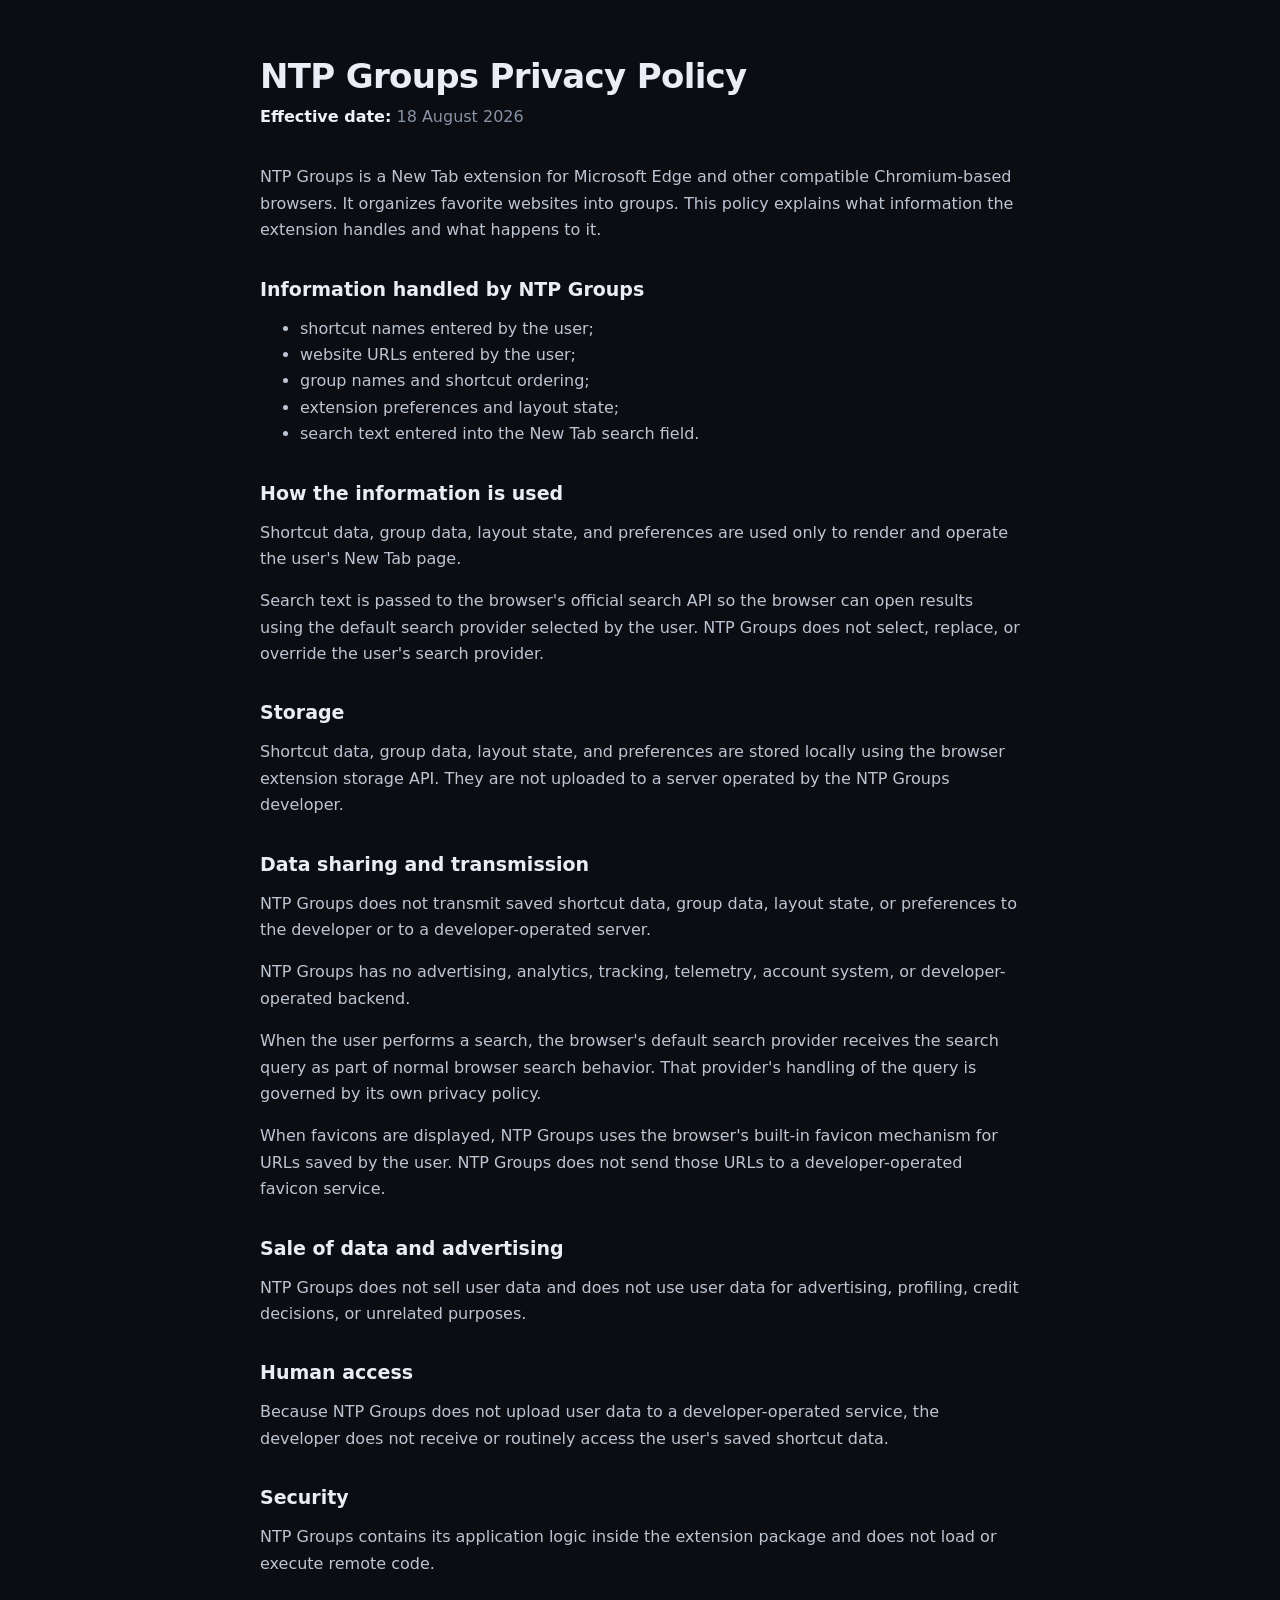
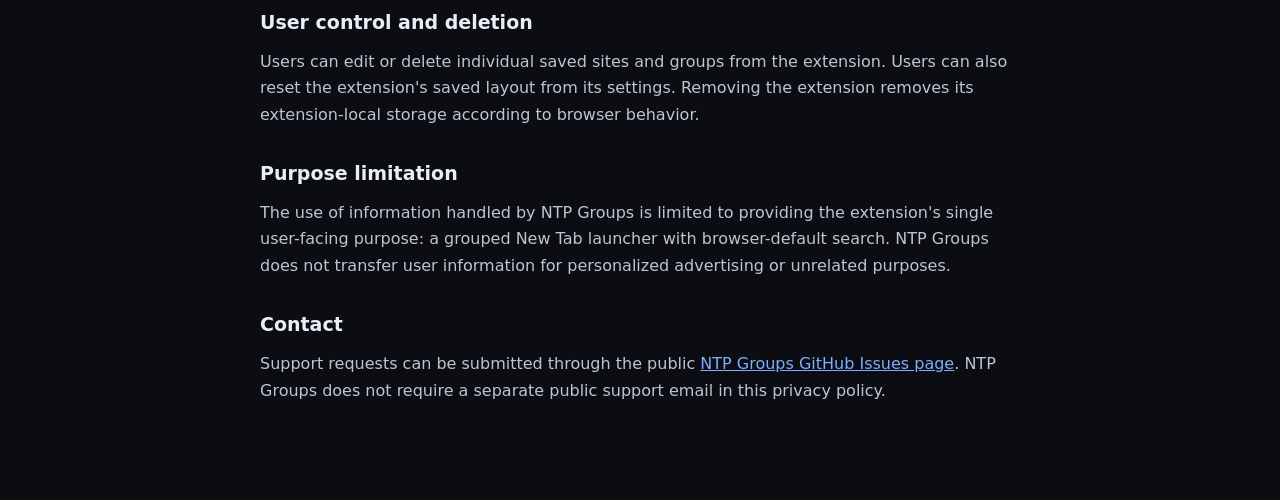
<file: store/privacy/index.html>
<!doctype html>
<html lang="en">
<head>
  <meta charset="utf-8">
  <meta name="viewport" content="width=device-width,initial-scale=1">
  <title>NTP Groups Privacy Policy</title>
  <style>
    :root { color-scheme: dark light; font-family: system-ui, -apple-system, "Segoe UI", sans-serif; }
    body { margin: 0; background: #0b0d12; color: #e9edf5; }
    main { width: min(760px, calc(100% - 40px)); margin: 0 auto; padding: 56px 0 80px; }
    h1 { margin: 0 0 8px; font-size: 34px; letter-spacing: -.02em; }
    h2 { margin-top: 34px; font-size: 19px; }
    p, li { color: #bdc5d3; line-height: 1.65; }
    strong { color: #eef3fb; }
    .meta { margin: 0 0 34px; color: #8792a5; }
    .notice { border: 1px solid #33405a; background: #111722; border-radius: 12px; padding: 14px 16px; }
    code { color: #9fc1ff; }
    a { color: #7eaeff; }
  </style>
</head>
<body>
<main>
  <h1>NTP Groups Privacy Policy</h1>
  <p class="meta"><strong>Effective date:</strong> 18 August 2026</p>

  <p>NTP Groups is a New Tab extension for Microsoft Edge and other compatible Chromium-based browsers. It organizes favorite websites into groups. This policy explains what information the extension handles and what happens to it.</p>

  <h2>Information handled by NTP Groups</h2>
  <ul>
    <li>shortcut names entered by the user;</li>
    <li>website URLs entered by the user;</li>
    <li>group names and shortcut ordering;</li>
    <li>extension preferences and layout state;</li>
    <li>search text entered into the New Tab search field.</li>
  </ul>

  <h2>How the information is used</h2>
  <p>Shortcut data, group data, layout state, and preferences are used only to render and operate the user's New Tab page.</p>
  <p>Search text is passed to the browser's official search API so the browser can open results using the default search provider selected by the user. NTP Groups does not select, replace, or override the user's search provider.</p>

  <h2>Storage</h2>
  <p>Shortcut data, group data, layout state, and preferences are stored locally using the browser extension storage API. They are not uploaded to a server operated by the NTP Groups developer.</p>

  <h2>Data sharing and transmission</h2>
  <p>NTP Groups does not transmit saved shortcut data, group data, layout state, or preferences to the developer or to a developer-operated server.</p>
  <p>NTP Groups has no advertising, analytics, tracking, telemetry, account system, or developer-operated backend.</p>
  <p>When the user performs a search, the browser's default search provider receives the search query as part of normal browser search behavior. That provider's handling of the query is governed by its own privacy policy.</p>
  <p>When favicons are displayed, NTP Groups uses the browser's built-in favicon mechanism for URLs saved by the user. NTP Groups does not send those URLs to a developer-operated favicon service.</p>

  <h2>Sale of data and advertising</h2>
  <p>NTP Groups does not sell user data and does not use user data for advertising, profiling, credit decisions, or unrelated purposes.</p>

  <h2>Human access</h2>
  <p>Because NTP Groups does not upload user data to a developer-operated service, the developer does not receive or routinely access the user's saved shortcut data.</p>

  <h2>Security</h2>
  <p>NTP Groups contains its application logic inside the extension package and does not load or execute remote code.</p>

  <h2>User control and deletion</h2>
  <p>Users can edit or delete individual saved sites and groups from the extension. Users can also reset the extension's saved layout from its settings. Removing the extension removes its extension-local storage according to browser behavior.</p>

  <h2>Purpose limitation</h2>
  <p>The use of information handled by NTP Groups is limited to providing the extension's single user-facing purpose: a grouped New Tab launcher with browser-default search. NTP Groups does not transfer user information for personalized advertising or unrelated purposes.</p>

  <h2>Contact</h2>
  <p>Support requests can be submitted through the public <a href="https://github.com/FreNzy1000/ntp-groups/issues">NTP Groups GitHub Issues page</a>. NTP Groups does not require a separate public support email in this privacy policy.</p>
</main>
</body>
</html>
</file>
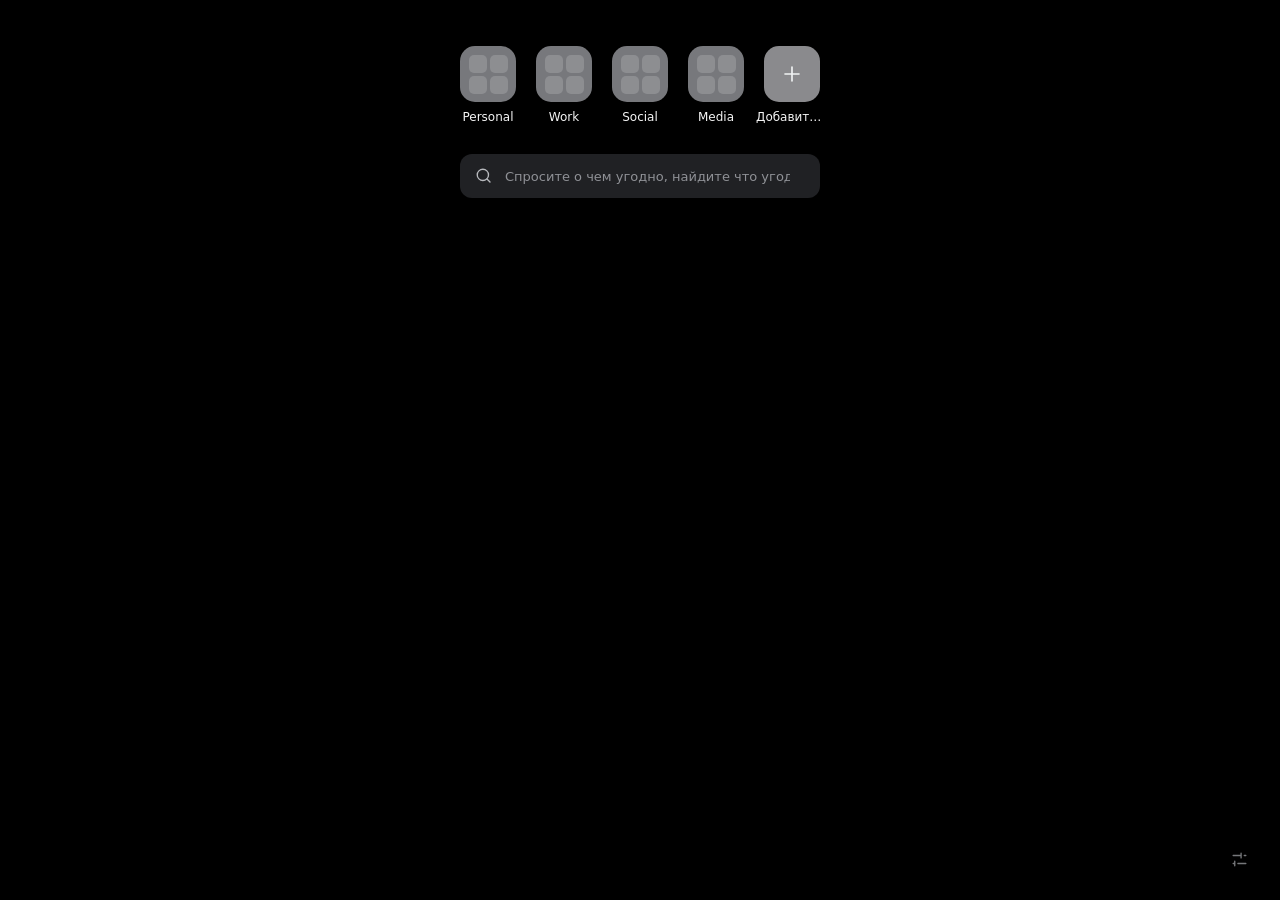
<file: newtab.html>
<!doctype html>
<html lang="ru">
<head>
  <meta charset="utf-8">
  <meta name="viewport" content="width=device-width,initial-scale=1">
  <meta name="color-scheme" content="dark">
  <title>New Tab</title>
  <link rel="icon" type="image/png" sizes="32x32" href="icons/icon32.png">
  <link rel="stylesheet" href="newtab.css">
</head>
<body>
  <main class="ntp-shell">
    <section class="launcher" aria-label="Быстрый доступ">
      <div id="launcherView" class="launcher-view"></div>

      <form id="searchForm" class="search-box" autocomplete="off" role="search">
        <svg class="search-icon" viewBox="0 0 24 24" aria-hidden="true"><path d="m20 20-4.35-4.35m2.35-5.15a7.5 7.5 0 1 1-15 0 7.5 7.5 0 0 1 15 0Z"/></svg>
        <input id="searchInput" type="search" spellcheck="false" autocomplete="off" placeholder="Спросите о чем угодно, найдите что угодно…" aria-label="Поиск">
      </form>
    </section>
  </main>

  <div id="settingsHotzone" class="settings-hotzone">
    <button id="settingsButton" class="settings-button" type="button" aria-label="Настройки" aria-expanded="false">
      <svg viewBox="0 0 24 24" aria-hidden="true"><path d="M4 7h10m4 0h2M4 17h2m4 0h10M14 4v6M6 14v6"/></svg>
    </button>
  </div>

  <div id="contextMenu" class="context-menu" hidden></div>

  <div id="modalBackdrop" class="modal-backdrop" hidden>
    <section class="modal" role="dialog" aria-modal="true" aria-labelledby="modalTitle">
      <header class="modal-header">
        <h2 id="modalTitle">Добавить сайт</h2>
        <button id="modalClose" class="icon-button" type="button" aria-label="Закрыть">
          <svg viewBox="0 0 20 20" aria-hidden="true"><path d="M6 6l8 8M14 6l-8 8"/></svg>
        </button>
      </header>
      <form id="editorForm" class="editor-form">
        <div id="kindRow" class="field-row">
          <span id="kindLabel">Тип</span>
          <select id="editorKind" hidden aria-hidden="true" tabindex="-1">
            <option value="site">Сайт</option>
            <option value="folder">Папка</option>
          </select>
          <div id="kindSelect" class="location-select kind-select">
            <button id="kindButton" class="location-select-button" type="button" aria-haspopup="listbox" aria-expanded="false" aria-labelledby="kindLabel kindValue">
              <span id="kindValue">Сайт</span>
              <svg class="location-chevron" viewBox="0 0 20 20" aria-hidden="true"><path d="m6 8 4 4 4-4"/></svg>
            </button>
            <div id="kindMenu" class="location-select-menu" role="listbox" hidden></div>
          </div>
        </div>
        <label class="field-row">
          <span>Название</span>
          <input id="editorTitle" maxlength="28" required>
        </label>
        <label id="urlRow" class="field-row">
          <span>URL</span>
          <input id="editorUrl" type="url" placeholder="https://example.com/">
        </label>
        <div id="locationRow" class="field-row">
          <span id="locationLabel">Расположение</span>
          <div id="locationSelect" class="location-select">
            <button id="locationButton" class="location-select-button" type="button" aria-haspopup="listbox" aria-expanded="false" aria-labelledby="locationLabel locationValue">
              <span id="locationValue"></span>
              <svg class="location-chevron" viewBox="0 0 20 20" aria-hidden="true"><path d="m6 8 4 4 4-4"/></svg>
            </button>
            <div id="locationMenu" class="location-select-menu" role="listbox" hidden></div>
          </div>
        </div>
        <div class="modal-actions">
          <button id="editorCancel" class="button secondary" type="button">Отмена</button>
          <button class="button primary" type="submit">Сохранить</button>
        </div>
      </form>
    </section>
  </div>

  <div id="settingsPopover" class="settings-popover" hidden>
    <div class="settings-title">NTP Groups</div>
    <label class="settings-toggle">
      <input id="openSitesInNewTab" type="checkbox" checked>
      <span>Открывать сайты в новой вкладке</span>
    </label>
    <label class="settings-toggle">
      <input id="settingsButtonAlwaysVisible" type="checkbox" checked>
      <span>Показывать значок настроек постоянно</span>
    </label>
    <label class="settings-toggle">
      <input id="persistentHub" type="checkbox">
      <span>Постоянный Hub</span>
    </label>
    <div class="settings-shortcut-row">
      <span>Return to Hub</span>
      <span id="hubShortcut" class="settings-shortcut">…</span>
      <button id="editHubShortcut" class="settings-inline-action" type="button">Изменить</button>
    </div>
    <div class="settings-section-label">Данные</div>
    <div class="settings-actions-row">
      <button id="exportConfig" type="button">Экспорт</button>
      <button id="importConfig" type="button">Импорт</button>
    </div>
    <button id="undoImport" type="button" hidden>Отменить последний импорт</button>
    <input id="importConfigFile" type="file" accept="application/json,.json" hidden>
    <button id="resetLayout" type="button">Вернуть исходную структуру</button>
    <div class="settings-note">Hub сохраняет отдельную закреплённую домашнюю вкладку. Назначенное сочетание клавиш и значок расширения возвращают к ней, не меняя текущий сайт.</div>
  </div>

  <script src="newtab.js"></script>
</body>
</html>
</file>
<file: newtab.css>
:root {
  --bg: #000000;
  --surface: #202124;
  --surface-2: #292a2e;
  --surface-3: #323338;
  --tile: #8a8a8d;
  --tile-hover: #97979a;
  --text: #f1f3f4;
  --muted: #a9abb0;
  --border: rgba(255,255,255,.10);
  --focus: rgba(138,180,248,.95);
  --shadow: 0 18px 46px rgba(0,0,0,.42);
  --ease: cubic-bezier(.2,.8,.2,1);
}

* { box-sizing: border-box; }
html, body { margin: 0; width: 100%; min-width: 100%; min-height: 100%; background: var(--bg); }
body {
  min-height: 100vh;
  overflow: hidden;
  color: var(--text);
  font-family: "Segoe UI Variable", "Segoe UI", system-ui, -apple-system, sans-serif;
  -webkit-font-smoothing: antialiased;
}
button, input, select { font: inherit; }
button { color: inherit; }

.ntp-shell {
  min-height: 100vh;
  display: flex;
  justify-content: center;
  align-items: flex-start;
  padding: 46px 28px 90px;
}

.launcher {
  width: min(900px, calc(100vw - 48px));
  display: flex;
  flex-direction: column;
  align-items: center;
}

.launcher-view {
  width: 100%;
  min-height: 96px;
  display: grid;
  place-items: start center;
  view-transition-name: launcher-content;
}

.tile-strip,
.folder-grid {
  display: flex;
  flex-wrap: wrap;
  justify-content: center;
  align-items: flex-start;
  gap: 4px;
}

.tile-strip { position: relative; }
.tile-strip.root-edge-start::before,
.tile-strip.root-edge-end::after {
  content: "";
  position: absolute;
  top: 0;
  width: 2px;
  height: 56px;
  border-radius: 2px;
  background: rgba(138,180,248,.88);
  box-shadow: 0 0 0 3px rgba(138,180,248,.08);
  pointer-events: none;
}
.tile-strip.root-edge-start::before { left: -8px; }
.tile-strip.root-edge-end::after { right: -8px; }

.tile {
  width: 72px;
  height: 92px;
  border: 0;
  padding: 0;
  background: transparent;
  display: flex;
  flex-direction: column;
  align-items: center;
  gap: 7px;
  cursor: default;
  user-select: none;
  outline: none;
  border-radius: 13px;
  transition: opacity 120ms ease, transform 130ms var(--ease), background-color 120ms ease;
}

.tile.dragging { opacity: .22; transform: scale(.92); }
.tile.group-create-target .tile-icon {
  background: #929398;
  box-shadow: 0 0 0 2px rgba(138,180,248,.82), 0 0 0 5px rgba(138,180,248,.12);
  transform: scale(1.045);
}
.tile.drop-target .tile-icon {
  box-shadow: 0 0 0 2px rgba(138,180,248,.72), 0 0 0 5px rgba(138,180,248,.10);
}
.tile.spring-target .tile-icon {
  box-shadow: 0 0 0 2px rgba(138,180,248,.9), 0 0 0 7px rgba(138,180,248,.15);
  transform: scale(1.055);
}
.folder-panel.drag-out-ready {
  box-shadow: var(--shadow), 0 0 0 1px rgba(138,180,248,.22);
}
.tile.drop-before::before,
.tile.drop-after::after,
.tile.root-snap-before::before,
.tile.root-snap-after::after,
.tile.folder-snap-before::before,
.tile.folder-snap-after::after {
  content: "";
  position: absolute;
  width: 2px;
  height: 56px;
  top: 0;
  background: #8ab4f8;
  border-radius: 2px;
}
.tile.drop-before::before,
.tile.root-snap-before::before,
.tile.folder-snap-before::before { left: -2px; }
.tile.drop-after::after,
.tile.root-snap-after::after,
.tile.folder-snap-after::after { right: -2px; }
.tile { position: relative; }

.tile-icon {
  width: 56px;
  height: 56px;
  border-radius: 15px;
  display: grid;
  place-items: center;
  overflow: hidden;
  background: var(--tile);
  transition: transform 130ms var(--ease), background-color 130ms ease, box-shadow 130ms ease;
}

.tile:hover .tile-icon { background: var(--tile-hover); transform: scale(1.035); }
.tile:active .tile-icon { transform: scale(.965); }
.tile:focus-visible .tile-icon { box-shadow: 0 0 0 2px var(--bg), 0 0 0 4px var(--focus); }

.tile-icon img {
  width: 34px;
  height: 34px;
  object-fit: contain;
}

.tile-label {
  width: 72px;
  height: 18px;
  overflow: hidden;
  white-space: nowrap;
  text-overflow: ellipsis;
  text-align: center;
  color: #f5f5f5;
  font-size: 12px;
  line-height: 17px;
  text-shadow: 0 1px 2px rgba(0,0,0,.75);
}

.folder-tile .tile-icon { background: #77787c; }
.folder-tile:hover .tile-icon { background: #85868a; }
.folder-preview {
  width: 39px;
  height: 39px;
  display: grid;
  grid-template-columns: repeat(2, 18px);
  grid-template-rows: repeat(2, 18px);
  gap: 3px;
}

.folder-mini {
  position: relative;
  width: 18px;
  height: 18px;
  border-radius: 5px;
  background: rgba(255,255,255,.16);
  display: grid;
  place-items: center;
  overflow: hidden;
}
.folder-mini img { width: 14px; height: 14px; object-fit: contain; z-index: 1; }
.folder-mini .mini-fallback { position: absolute; inset: 0; display: grid; place-items: center; font-size: 9px; font-weight: 700; color: #e8eaed; }
.folder-mini img:not([hidden]) + .mini-fallback { opacity: 0; }
.folder-mini-folder {
  display: grid;
  grid-template-columns: repeat(2, 5px);
  grid-template-rows: repeat(2, 5px);
  gap: 2px;
  padding: 3px;
}
.folder-mini-folder::before,
.folder-mini-folder::after {
  content: "";
  width: 5px;
  height: 5px;
  border-radius: 2px;
  background: rgba(255,255,255,.58);
  box-shadow: 7px 0 rgba(255,255,255,.34), 0 7px rgba(255,255,255,.34), 7px 7px rgba(138,180,248,.72);
}

.add-icon {
  width: 24px;
  height: 24px;
  fill: none;
  stroke: #f1f3f4;
  stroke-width: 1.65;
  stroke-linecap: round;
}

.folder-panel {
  width: min(690px, calc(100vw - 64px));
  padding: 13px 14px 12px;
  border-radius: 17px;
  background: var(--surface);
  border: 1px solid var(--border);
  box-shadow: var(--shadow);
  transform-origin: top center;
}

.folder-header {
  min-height: 34px;
  display: flex;
  align-items: center;
  gap: 3px;
  padding: 0 2px 7px;
  overflow: hidden;
}
.folder-breadcrumb {
  display: flex;
  align-items: center;
  min-width: 0;
  gap: 3px;
  color: #9fa1a6;
  font-size: 12px;
  white-space: nowrap;
}
.folder-breadcrumb-button {
  max-width: 150px;
  height: 25px;
  padding: 0 5px;
  border: 0;
  border-radius: 6px;
  background: transparent;
  color: #9fa1a6;
  font-size: 12px;
  overflow: hidden;
  text-overflow: ellipsis;
  white-space: nowrap;
  cursor: pointer;
}
.folder-breadcrumb-button:hover,
.folder-breadcrumb-button.drag-target { background: rgba(255,255,255,.07); color: #e8eaed; }
.folder-breadcrumb-separator { color: #66686d; }
.folder-title {
  flex: 0 1 auto;
  field-sizing: content;
  min-width: 2ch;
  max-width: 100%;
  height: 24px;
  padding: 0;
  border: 0;
  outline: 0;
  background: transparent;
  color: #e8eaed;
  font-size: 13px;
  line-height: 20px;
  font-weight: 600;
  overflow: hidden;
  white-space: nowrap;
  text-overflow: ellipsis;
  caret-color: #e8eaed;
}
.folder-title::selection { background: rgba(138,180,248,.34); }
.folder-title:focus { outline: 0; }

.search-box {
  margin-top: 12px;
  width: min(360px, calc(100vw - 64px));
  height: 44px;
  padding: 0 14px;
  border-radius: 12px;
  background: var(--surface);
  border: 1px solid transparent;
  display: flex;
  align-items: center;
  gap: 10px;
  transition: background-color 120ms ease, border-color 120ms ease, box-shadow 120ms ease;
}
.search-box:hover { background: #25262a; }
.search-box:focus-within { border-color: rgba(255,255,255,.12); box-shadow: 0 0 0 1px rgba(255,255,255,.035); }
.search-icon {
  width: 18px;
  height: 18px;
  fill: none;
  stroke: #b7b9bd;
  stroke-width: 1.8;
  stroke-linecap: round;
}
.search-box input {
  min-width: 0;
  flex: 1;
  border: 0;
  outline: 0;
  background: transparent;
  color: #e8eaed;
  font-size: 13px;
}
.search-box input::placeholder { color: #8f9196; opacity: 1; }

.settings-hotzone {
  position: fixed;
  right: 0;
  bottom: 0;
  z-index: 40;
  width: 82px;
  height: 82px;
  pointer-events: none;
}
.settings-button {
  position: absolute;
  right: 24px;
  bottom: 24px;
  width: 34px;
  height: 34px;
  padding: 0;
  border: 0;
  border-radius: 10px;
  display: grid;
  place-items: center;
  background: transparent;
  color: #a4a6aa;
  cursor: pointer;
  opacity: .72;
  pointer-events: auto;
  transition: opacity 120ms ease, transform 140ms var(--ease), background-color 120ms ease;
}
.settings-button:hover { opacity: 1; background: rgba(255,255,255,.07); }
.settings-button svg { width: 19px; height: 19px; fill: none; stroke: currentColor; stroke-width: 1.7; stroke-linecap: round; }
body.settings-on-hover .settings-hotzone { pointer-events: auto; }
body.settings-on-hover .settings-button { opacity: 0; pointer-events: none; transform: translateY(3px); }
body.settings-on-hover .settings-hotzone:hover .settings-button,
body.settings-on-hover .settings-button:focus-visible,
body.settings-on-hover .settings-button[aria-expanded="true"] { opacity: .82; pointer-events: auto; transform: translateY(0); }
body.settings-on-hover .settings-hotzone:hover .settings-button:hover { opacity: 1; }

.context-menu,
.settings-popover {
  position: fixed;
  z-index: 50;
  min-width: 190px;
  padding: 6px;
  border: 1px solid var(--border);
  border-radius: 11px;
  background: #25262a;
  box-shadow: 0 12px 34px rgba(0,0,0,.46);
}
.context-menu button,
.settings-popover button {
  display: block;
  width: 100%;
  height: 34px;
  border: 0;
  border-radius: 7px;
  background: transparent;
  color: #e5e7ea;
  text-align: left;
  padding: 0 10px;
  font-size: 12.5px;
  cursor: pointer;
}
.context-menu button:hover,
.settings-popover button:hover { background: rgba(255,255,255,.08); }
.context-menu .danger { color: #f28b82; }
.settings-popover { right: 24px; bottom: 65px; width: 282px; }
.settings-title { padding: 7px 10px 8px; color: #dfe1e5; font-size: 12.5px; font-weight: 600; }
.settings-section-label { padding: 9px 10px 4px; color: #8f9196; font-size: 10.5px; text-transform: uppercase; letter-spacing: .06em; }
.settings-actions-row { display: grid; grid-template-columns: 1fr 1fr; gap: 4px; }
.settings-shortcut-row {
  min-height: 36px;
  display: grid;
  grid-template-columns: minmax(0,1fr) auto auto;
  align-items: center;
  gap: 7px;
  padding: 4px 10px;
  color: #e5e7ea;
  font-size: 12px;
}
.settings-shortcut {
  padding: 3px 7px;
  border-radius: 6px;
  background: rgba(255,255,255,.07);
  color: #d7d9dd;
  font-size: 11px;
}
.settings-popover .settings-inline-action {
  width: auto;
  height: 26px;
  padding: 0 6px;
  color: #a8c7fa;
  font-size: 11px;
}
.settings-toggle {
  min-height: 38px;
  display: grid;
  grid-template-columns: 16px 1fr;
  align-items: center;
  gap: 9px;
  padding: 6px 10px;
  color: #e5e7ea;
  font-size: 12px;
  line-height: 1.25;
  cursor: pointer;
  border-radius: 7px;
}
.settings-toggle:hover { background: rgba(255,255,255,.06); }
.settings-toggle input { margin: 0; width: 14px; height: 14px; accent-color: #8ab4f8; }
.settings-note { padding: 7px 10px 4px; color: #85878c; font-size: 11px; line-height: 1.35; }
.settings-popover > button[hidden] { display: none !important; }

.modal-backdrop {
  position: fixed;
  inset: 0;
  z-index: 100;
  display: grid;
  place-items: center;
  background: rgba(0,0,0,.58);
}
.modal {
  width: min(390px, calc(100vw - 40px));
  border-radius: 15px;
  border: 1px solid var(--border);
  background: #25262a;
  box-shadow: 0 22px 70px rgba(0,0,0,.58);
  overflow: visible;
}
.modal-header { height: 52px; display: flex; align-items: center; padding: 0 13px 0 17px; border-bottom: 1px solid rgba(255,255,255,.06); }
.modal-header h2 { margin: 0; flex: 1; font-size: 14px; font-weight: 600; }
.icon-button {
  width: 30px;
  height: 30px;
  padding: 0;
  border: 0;
  border-radius: 8px;
  background: transparent;
  color: #b7b9bd;
  cursor: pointer;
  display: grid;
  place-items: center;
  line-height: 0;
}
.icon-button:hover { background: rgba(255,255,255,.08); color: #fff; }
.icon-button svg {
  width: 14px;
  height: 14px;
  display: block;
  fill: none;
  stroke: currentColor;
  stroke-width: 1.9;
  stroke-linecap: round;
  stroke-linejoin: round;
}
.editor-form { padding: 16px; display: grid; gap: 13px; }
.field-row { display: grid; gap: 6px; }
.field-row > span { color: #b6b8bc; font-size: 11.5px; }
.field-row input,
.field-row select,
.location-select-button {
  width: 100%;
  height: 36px;
  border: 1px solid rgba(255,255,255,.11);
  border-radius: 9px;
  outline: none;
  background: #1e1f22;
  color: #e8eaed;
  padding: 0 10px;
  font-size: 12.5px;
}
.field-row input:focus,
.field-row select:focus,
.location-select-button:focus-visible,
.location-select.open .location-select-button { border-color: rgba(138,180,248,.72); }
.location-select { position: relative; }
.location-select-button {
  display: grid;
  grid-template-columns: minmax(0, 1fr) 12px;
  align-items: center;
  column-gap: 12px;
  padding: 0 12px 0 10px;
  cursor: pointer;
  text-align: left;
}
.location-select-button:hover { background: #222327; }
#locationValue {
  min-width: 0;
  align-self: center;
  line-height: 1.2;
  text-align: left;
}
.location-chevron {
  width: 12px;
  height: 12px;
  display: block;
  justify-self: center;
  align-self: center;
  fill: none;
  stroke: #d7d9dd;
  stroke-width: 1.8;
  stroke-linecap: round;
  stroke-linejoin: round;
  transform-origin: center;
  transition: transform 130ms var(--ease);
}
.location-select.open .location-chevron { transform: rotate(180deg); }
.location-select-menu {
  position: absolute;
  left: 0;
  right: 0;
  top: calc(100% + 5px);
  z-index: 160;
  padding: 4px;
  max-height: 220px;
  overflow-y: auto;
  border: 1px solid rgba(255,255,255,.12);
  border-radius: 10px;
  background: #202124;
  box-shadow: 0 12px 30px rgba(0,0,0,.48);
}
.location-option {
  width: 100%;
  min-height: 34px;
  display: flex;
  align-items: center;
  border: 0;
  border-radius: 7px;
  background: transparent;
  color: #edf0f4;
  padding: 0 10px;
  text-align: left;
  font-size: 12.5px;
  cursor: pointer;
}
.location-option:hover,
.location-option:focus-visible { outline: none; background: rgba(255,255,255,.08); }
.location-option[aria-selected="true"] { background: rgba(138,180,248,.18); color: #dbe8ff; }
.modal-actions { display: flex; justify-content: flex-end; gap: 8px; padding-top: 3px; }
.button { height: 34px; min-width: 82px; border-radius: 9px; padding: 0 14px; cursor: pointer; }
.button.secondary { border: 1px solid rgba(255,255,255,.10); background: transparent; color: #d7d9dd; }
.button.secondary:hover { background: rgba(255,255,255,.06); }
.button.primary { border: 0; background: #4b4d53; color: #fff; }
.button.primary:hover { background: #5a5c63; }

[hidden] { display: none !important; }

::view-transition-group(root) {
  animation-duration: 0s;
}

::view-transition-old(root),
::view-transition-new(root) {
  animation: none;
  mix-blend-mode: normal;
}

::view-transition-group(launcher-content) {
  animation-duration: 170ms;
  animation-timing-function: var(--ease);
}

::view-transition-old(launcher-content) {
  animation: launcher-content-out 95ms ease-out both;
}

::view-transition-new(launcher-content) {
  animation: launcher-content-in 170ms var(--ease) both;
}

@keyframes launcher-content-out {
  to { opacity: 0; transform: translateY(-2px) scale(.995); }
}

@keyframes launcher-content-in {
  from { opacity: 0; transform: translateY(3px) scale(.992); }
  to { opacity: 1; transform: translateY(0) scale(1); }
}

@media (prefers-reduced-motion: reduce) {
  *, *::before, *::after { animation-duration: 0.001ms !important; transition-duration: 0.001ms !important; scroll-behavior: auto !important; }
}

@media (max-width: 620px) {
  .ntp-shell { padding-top: 34px; }
  .launcher { width: calc(100vw - 24px); }
  .folder-panel { width: calc(100vw - 30px); }
  .settings-button { right: 12px; bottom: 12px; }
  .settings-hotzone { width: 58px; height: 58px; }
}
.site-favicon {
  position: relative;
  width: 34px;
  height: 34px;
  display: grid;
  place-items: center;
}
.site-favicon img {
  position: absolute;
  inset: 0;
  width: 34px;
  height: 34px;
  object-fit: contain;
  z-index: 1;
}
.site-fallback {
  position: absolute;
  inset: 0;
  display: grid;
  place-items: center;
  border-radius: 10px;
  background: rgba(255,255,255,.18);
  color: #f3f4f6;
  font-size: 17px;
  font-weight: 650;
}
.site-favicon img:not([hidden]) + .site-fallback { opacity: 0; }
</file>
